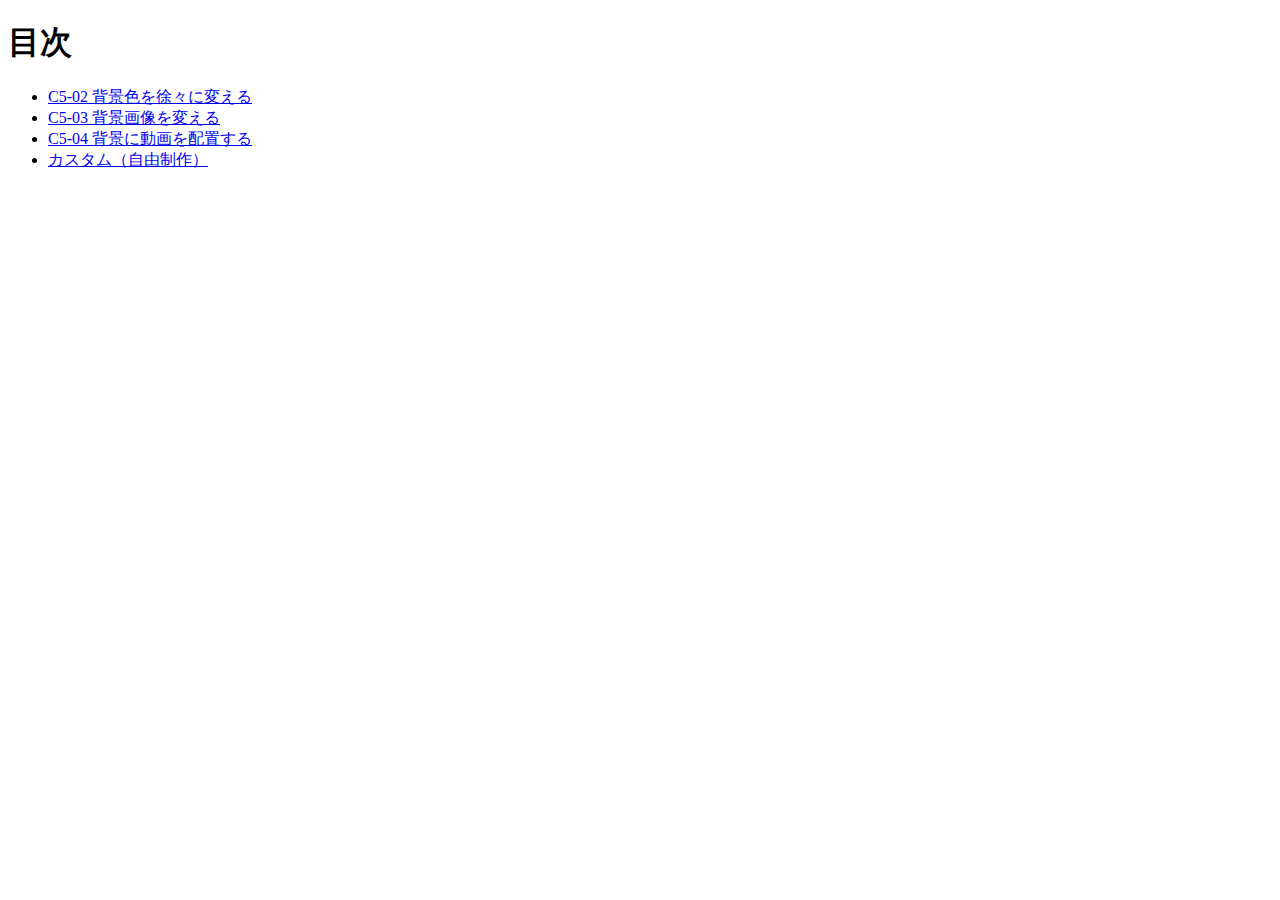
<file: index.html>
<!DOCTYPE html>
<html lang="ja">
<head>
  <meta charset="UTF-8">
  <title>20251219-js</title>
</head>
<body>
  <h1>目次</h1>
  <ul>
    <li><a href="C5-02/index.html">C5-02 背景色を徐々に変える</a></li>
    <li><a href="C5-03/index.html">C5-03 背景画像を変える</a></li>
    <li><a href="C5-04/index.html">C5-04 背景に動画を配置する</a></li>
    <li><a href="custom/index.html">カスタム（自由制作）</a></li>
  </ul>
</body>
</html>
</file>
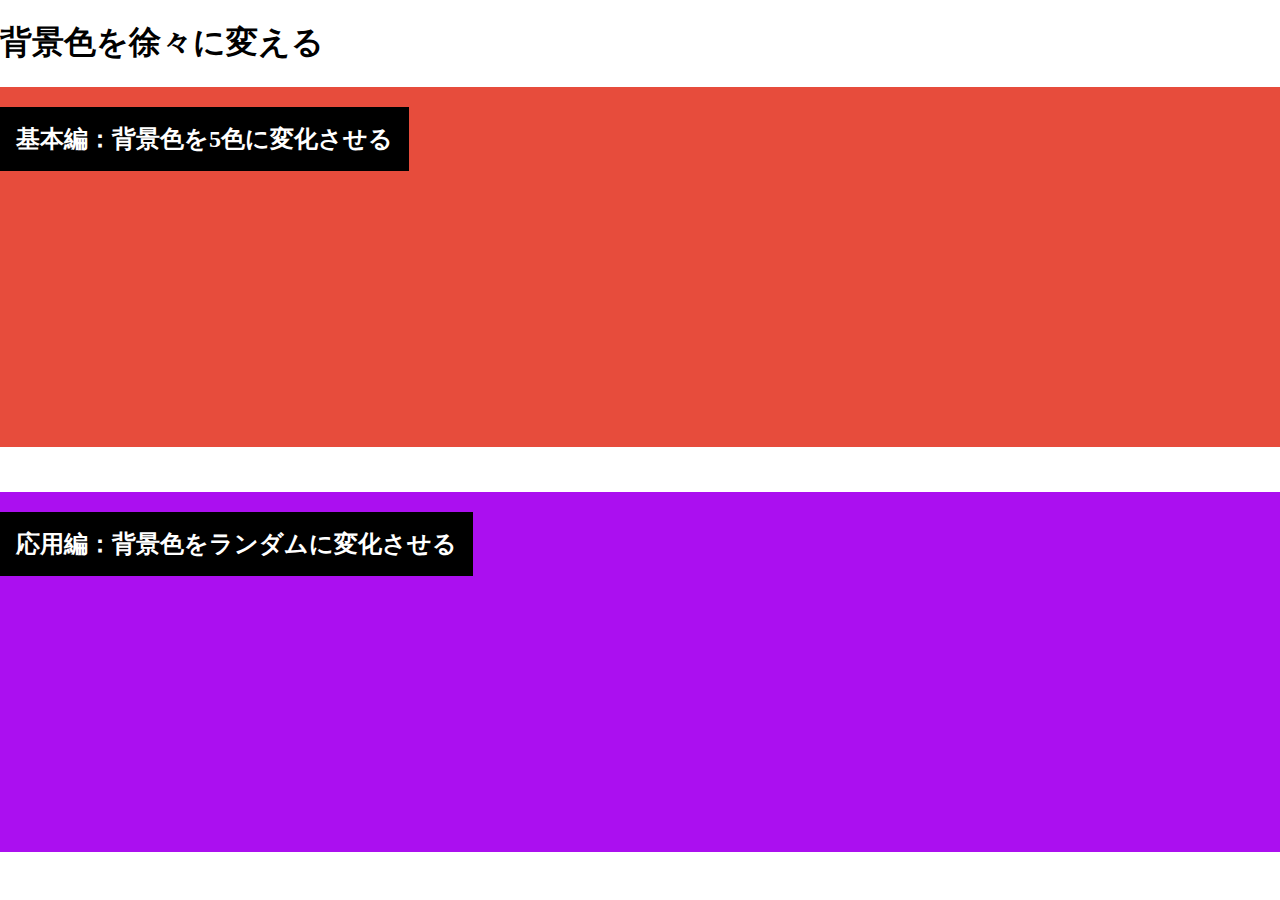
<file: C5-02/index.html>
<!DOCTYPE html>
<html lang="ja">
<head>
  <meta charset="UTF-8">
  <title>C5-02 背景色を徐々に変える</title>
  <link rel="stylesheet" href="style.css">
</head>
<body>
  <h1>背景色を徐々に変える</h1>

  <div class="bg-color">
    <h2>基本編：背景色を5色に変化させる</h2>
  </div>

  <div class="bg-random">
    <h2>応用編：背景色をランダムに変化させる</h2>
  </div>

  <script src="script.js"></script>
</body>
</html>
</file>
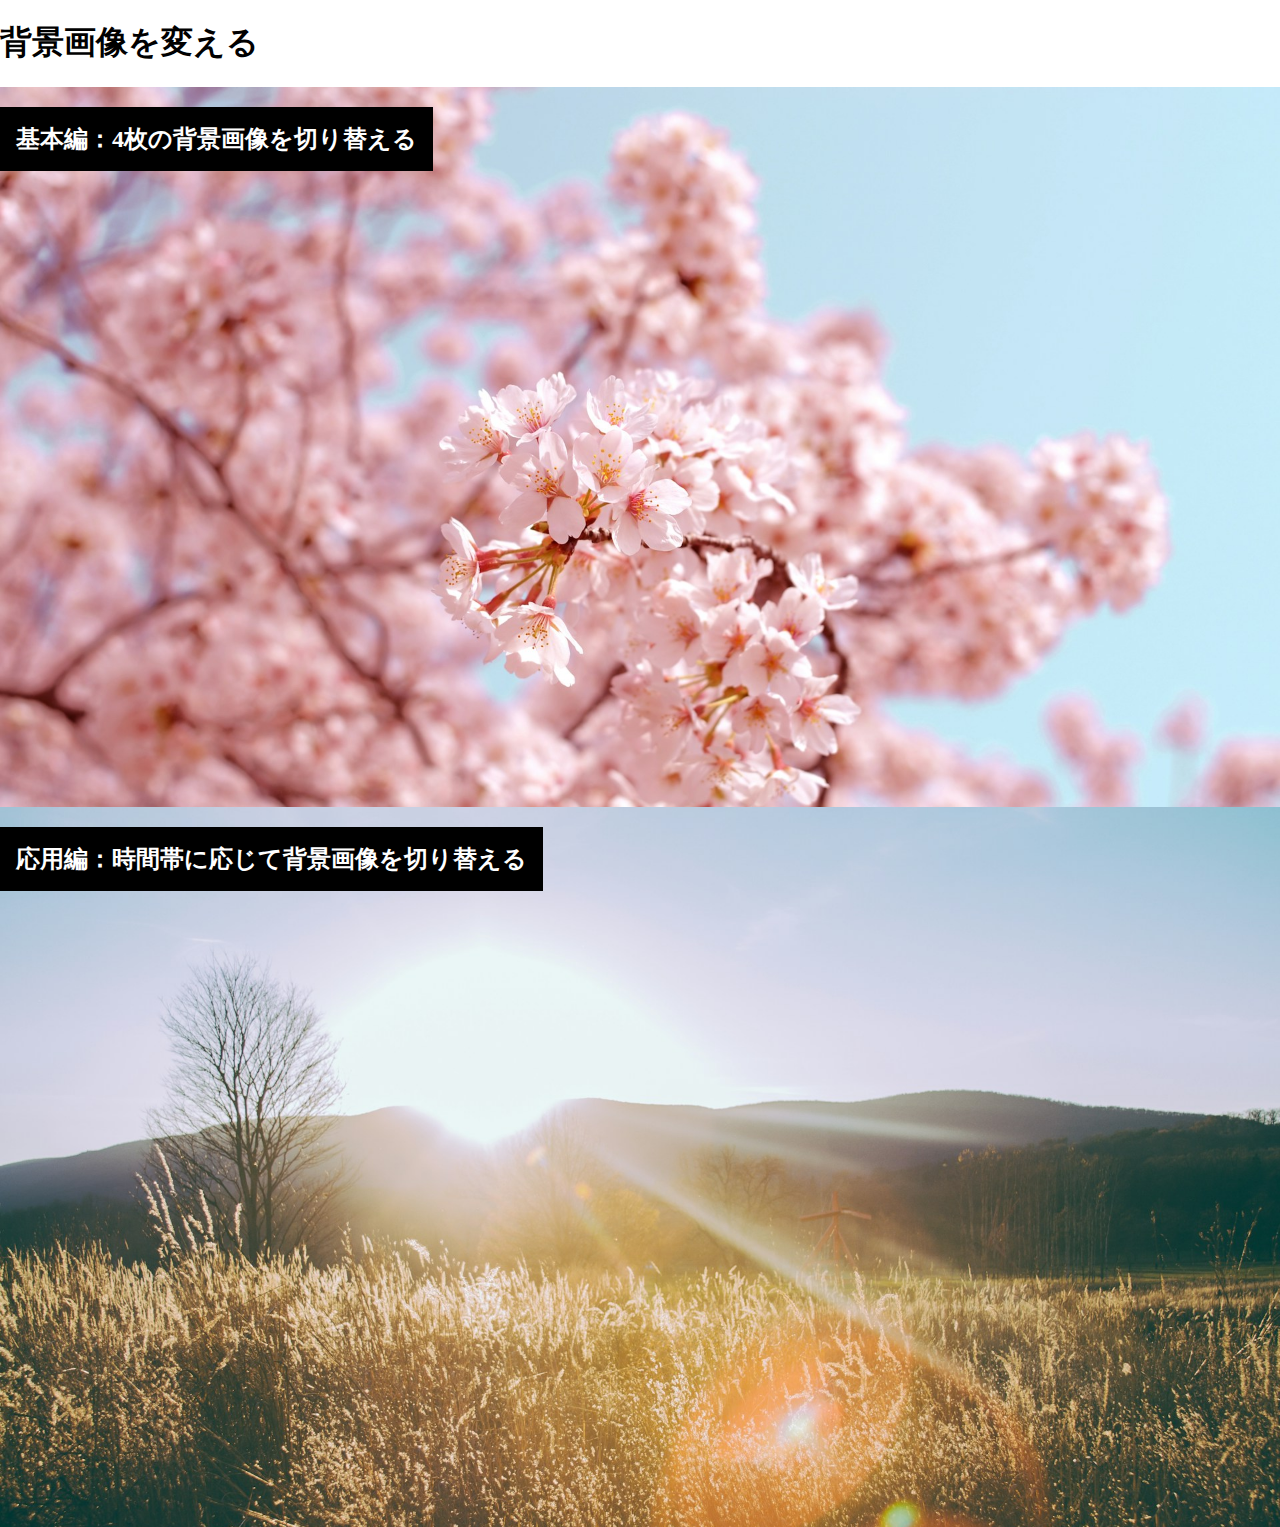
<file: C5-03/index.html>
<!DOCTYPE html>
<html lang="ja">
<head>
  <meta charset="UTF-8">
  <title>C5-03 背景画像を変える</title>
  <link rel="stylesheet" href="style.css">
</head>
<body>
  <h1>背景画像を変える</h1>

  <div class="bg-img">
    <h2>基本編：4枚の背景画像を切り替える</h2>
  </div>

  <div class="bg-time">
    <h2>応用編：時間帯に応じて背景画像を切り替える</h2>
  </div>

  <script src="script.js"></script>
</body>
</html>
</file>
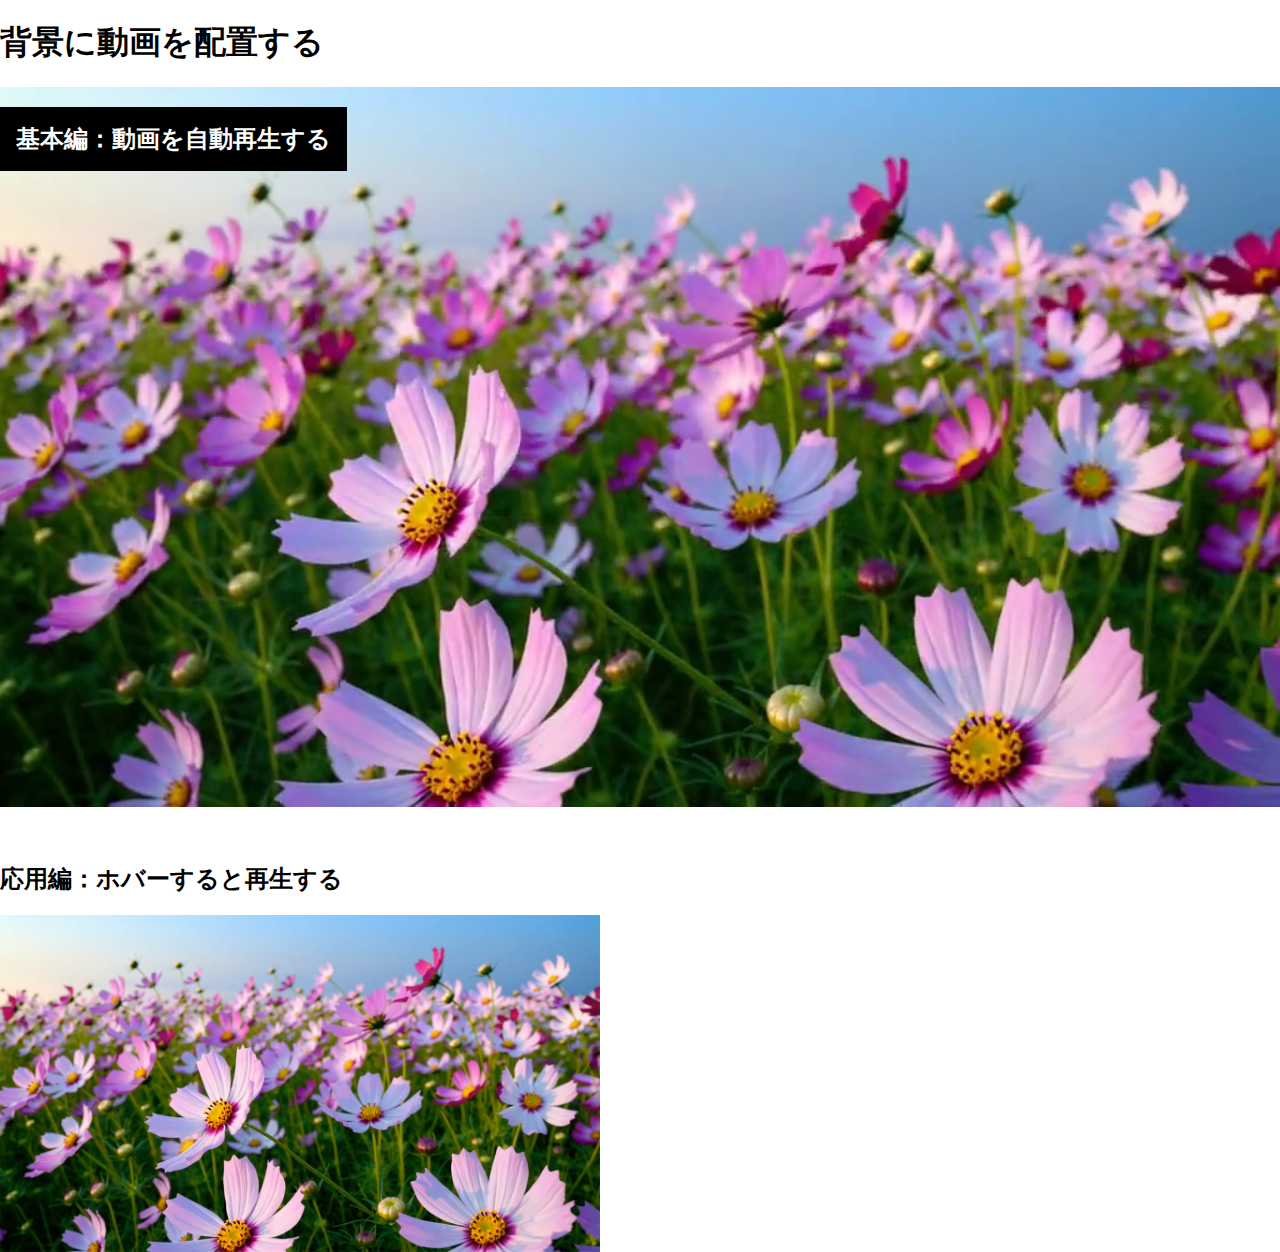
<file: C5-04/index.html>
<!DOCTYPE html>
<html lang="ja">
<head>
  <meta charset="UTF-8">
  <title>C5-04 背景に動画を配置する</title>
  <link rel="stylesheet" href="style.css">
</head>
<body>
  <h1>背景に動画を配置する</h1>

  <div class="video-container">
    <h2 class="video-heading">基本編：動画を自動再生する</h2>
    <video class="video-bg" autoplay loop muted playsinline>
      <source src="images/bg-flower.mp4" type="video/mp4">
      <img src="images/bg-flower.jpg" alt="お花畑">
    </video>
  </div>

  <h2>応用編：ホバーすると再生する</h2>
  <div class="hover-container">
    <img class="hover-img" src="images/bg-flower.jpg" alt="お花畑">
    <video class="hover-video" src="images/bg-flower.mp4" autoplay loop muted playsinline></video>
  </div>

  <script src="script.js"></script>
</body>
</html>
</file>
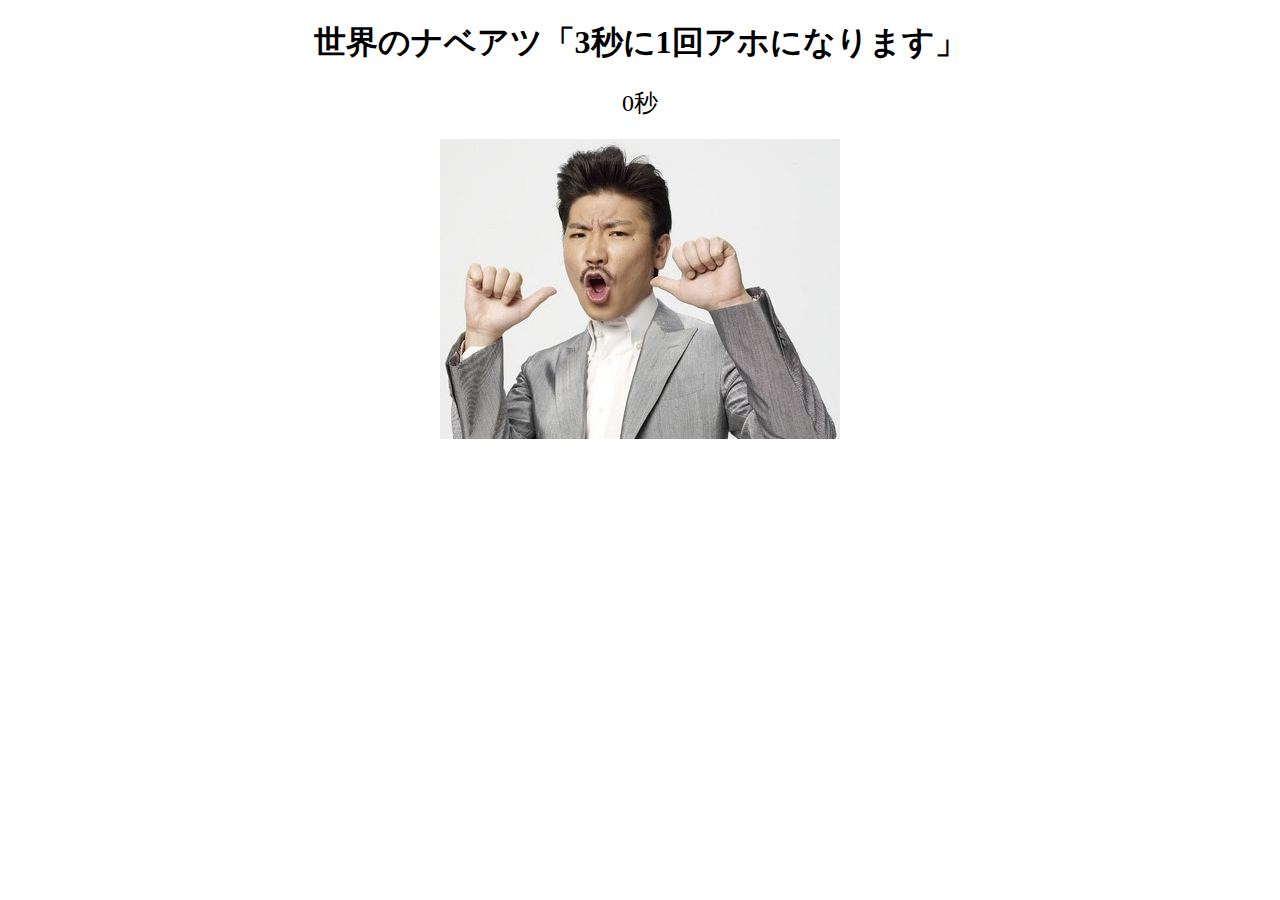
<file: custom/index.html>
<!DOCTYPE html>
<html lang="ja">

<head>
  <meta charset="UTF-8">
  <title>カスタム（自由制作）</title>
  <link rel="stylesheet" href="style.css">
</head>

<body>
  <h1>世界のナベアツ「3秒に1回アホになります」</h1>
  <div class="time">0秒</div>
  <div class="bg-nabe">
  </div>

  <script src="script.js"></script>
</body>

</html>
</file>
<file: C5-02/style.css>
@charset "utf-8";

body {
  margin: 0;
}

h2 {
  background: #000;
  display: inline-block;
  padding: 1rem;
  color: #fff;
}


/* 基本編：背景色を5色に変化させる */

.bg-color {
  background-color: #e74c3c;
  height: 40vh;
  margin-bottom: 5vh;
  animation: change-color 10s infinite;
}

@keyframes change-color {
  0%, 100% { background-color: #e74c3c;}
  20% { background-color: #f1c40f; }
  40% { background-color: #1abc9c; }
  60% { background-color: #3498db }
  80% { background-color: #9b59b6 }
}

/* 応用編：背景色をランダムに変化させる */
.bg-random {
  background-color: #e74c3c;
  height: 40vh;
  transition: background-color .5s; /* 色をなめらかに変化させる */
}
</file>
<file: C5-03/style.css>
@charset "UTF-8";

body {
  margin: 0;
}

h2 {
  background: #000;
  display: inline-block;
  padding: 1rem;
  color: #fff;
}

/* 基本編：4枚の背景画像を切り替える */
.bg-img {
  background-image: url("images/bg1.jpg");
  background-size: cover;
  height: 80vh;
  animation: change-image 15s infinite;
}

@keyframes change-image {
  0%, 100% { background-image: url('images/bg1.jpg'); }
  25% { background-image: url('images/bg2.jpg'); }
  50% { background-image: url('images/bg3.jpg'); }
  75% { background-image: url('images/bg4.jpg'); }
}

/* 応用編：時間帯に応じて背景画像を切り替える */

.bg-time {
  background-size: cover;
  height: 80vh;
}

.morning {
  background-image: url('images/morning.jpg');
}

.daytime {
  background-image: url('images/daytime.jpg');
}

.night {
  background-image: url('images/night.jpg');
}
</file>
<file: C5-04/style.css>
@charset "UTF-8";

body {
  margin: 0;
}

/* 基本編：動画を自動再生する */

.video-container {
  position: relative;
}

.video-heading {
  background: #000;
  display: inline-block;
  padding: 1rem;
  color: #fff;
  position: absolute;
  z-index: 1;
}

.video-bg {
  width: 100%;
  height: auto;
  margin-bottom: 2rem;
}

/* 応用編：ホバーすると再生する */
.hover-container {
  position: relative;
}

.hover-img,
.hover-video {
  position: absolute;
  top: 0;
  left: 0;
  width: 600px;
  height: auto;
  display: block;
}

.hover-video {
  display: none;  /* 初期状態では非表示 */
}
</file>
<file: custom/style.css>
@charset "UTF-8";

h1 {
  text-align: center;
}

.time {
  text-align: center;
  font-size: 24px;
  margin-bottom: 20px;
}
.time.aho {
  color: red;
  font-weight: bold;
}

.bg-nabe {
  width: 615px;
  height: 300px;
  background-size: cover;
  margin: auto;
}

.bg-nabe {
  background-image: url('images/nabe.jpg');
}

.bg-nabe.aho {
  background-image: url('images/nabe_aho.jpg');
  animation: aho .1s infinite;
}

@keyframes aho {
  0%, 100% {
    scale: 1;
  }
  50% {
    scale: 1.1;
  }
}
</file>
